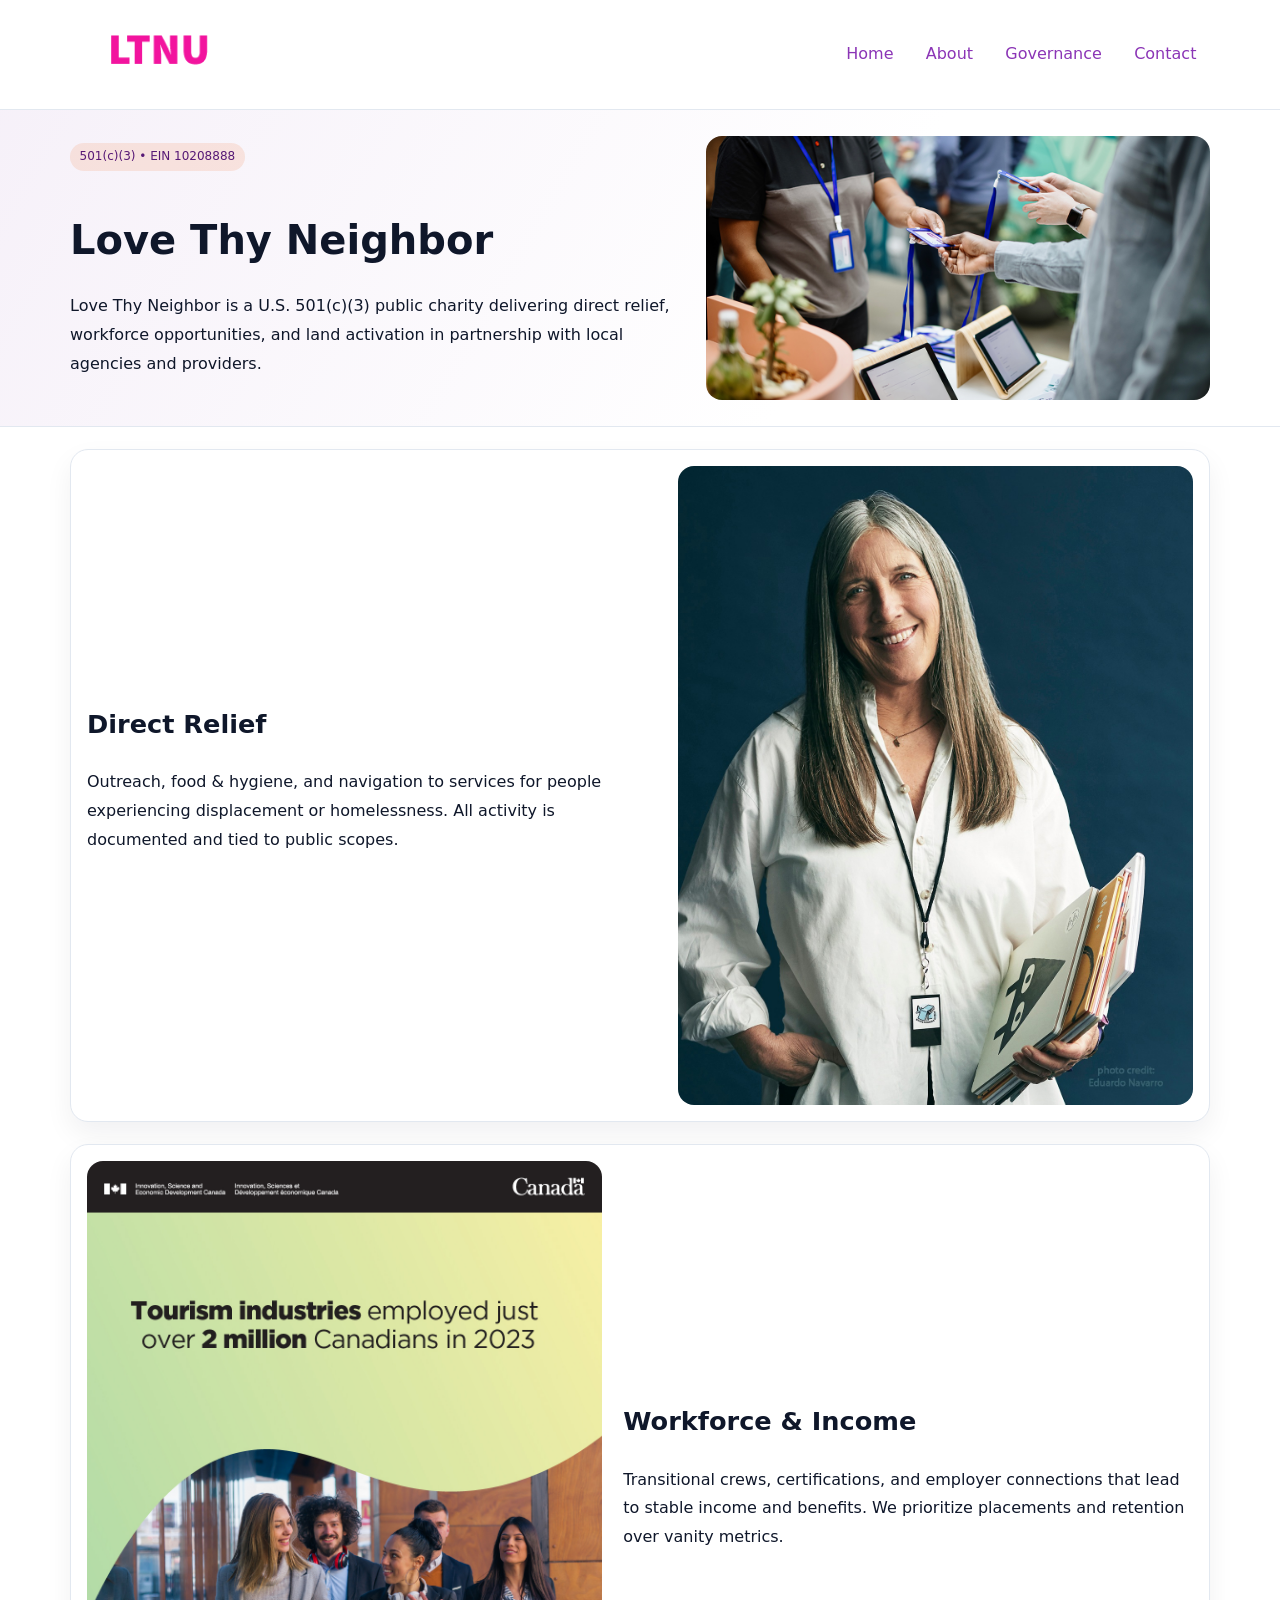
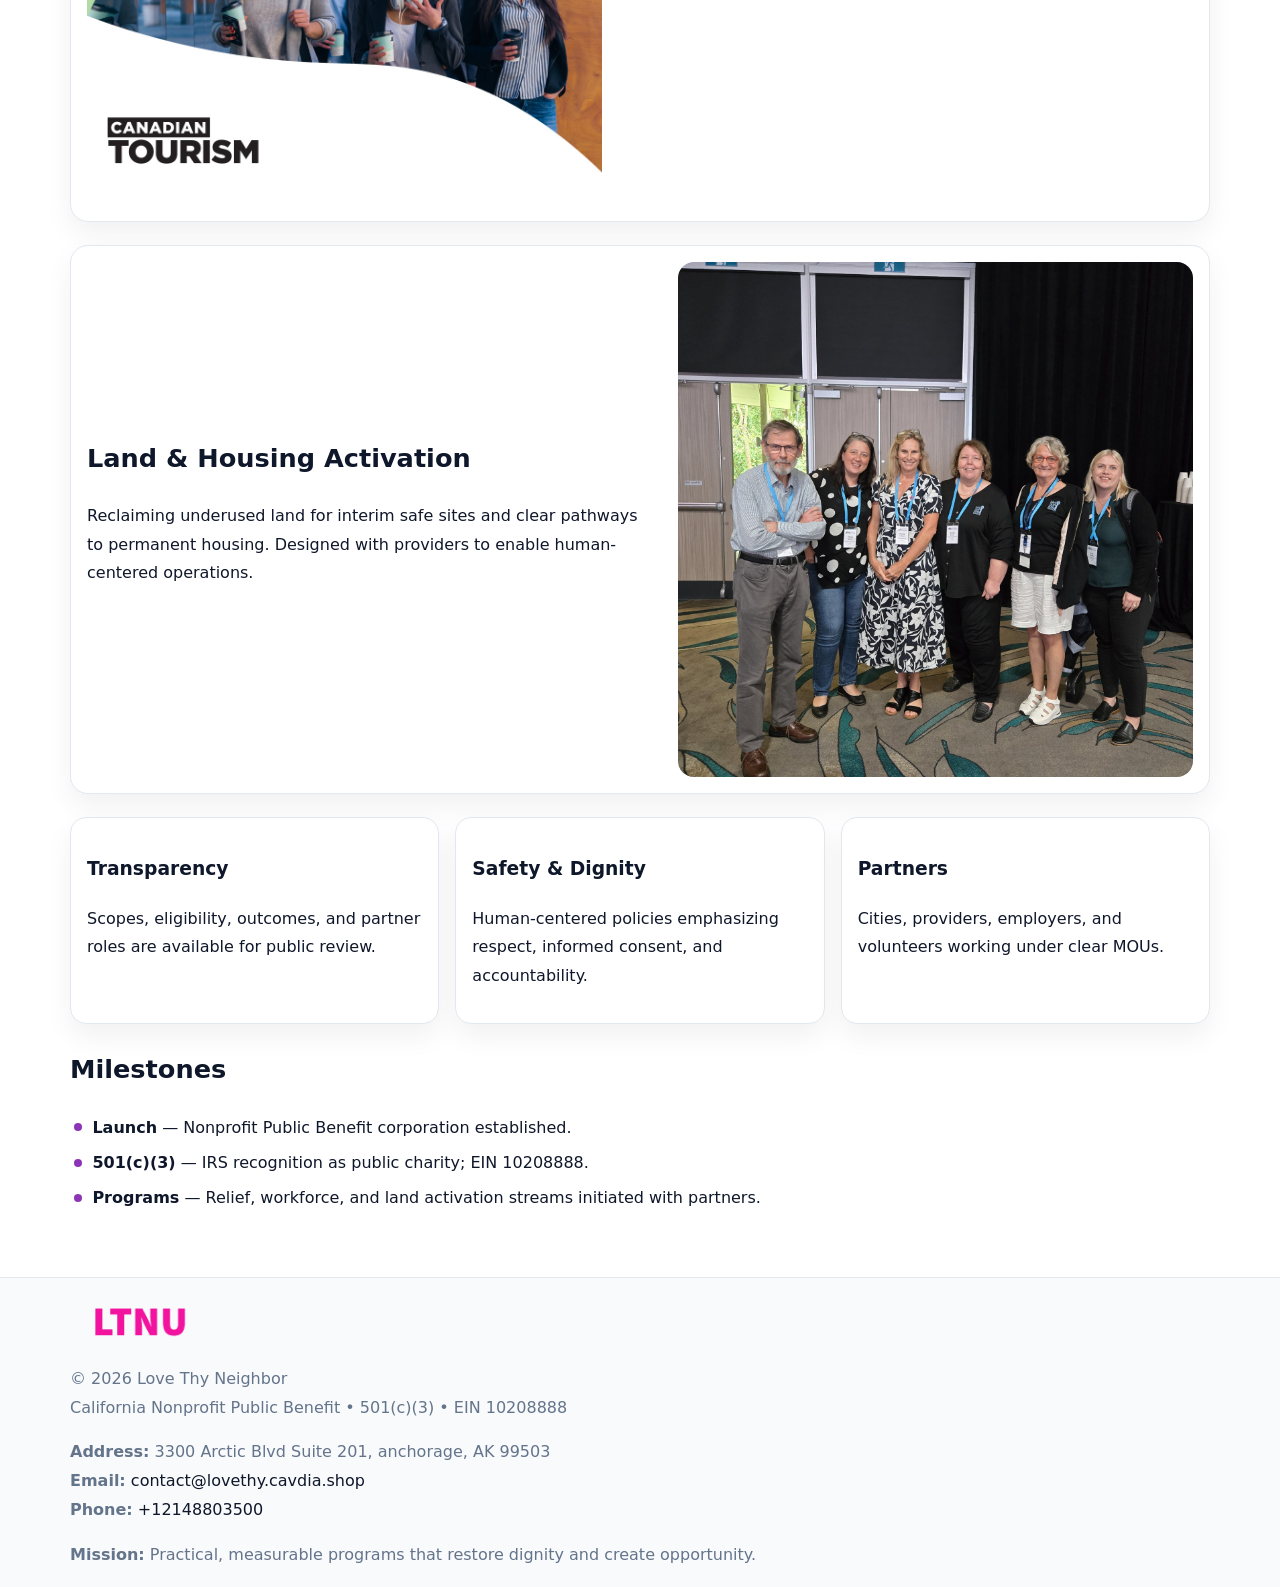
<file: index.html>
<!doctype html><html lang="en"><head>
<meta charset="utf-8">
<meta name="viewport" content="width=device-width,initial-scale=1">
<title>Love Thy Neighbor – Nonprofit • 2025</title>
<link rel="stylesheet" href="assets/styles.css">
<link rel="icon" href="images/logo.png">
<meta name="data-ein" content="10208888">
<meta name="data-name" content="Love Thy Neighbor">
<meta name="data-email" content="contact@lovethy.cavdia.shop">
<meta name="data-phone" content="+12148803500">
<meta name="data-address" content="3300 Arctic Blvd Suite 201,
anchorage, AK 99503">
<meta name="data-map" content="3300+Arctic+Blvd+Suite+201,+anchorage,+AK+99503">
  <meta name="description" content="Our nonprofit strengthens the community with programs focused on community services, education, and direct relief.">
<meta name="facebook-domain-verification" content="fsdqx34gugys72poqa85vdj5sehqx6" />
</head><body>
<div style="position:absolute;left:-9999px;top:-9999px;opacity:0" data-uniq="{{UNIQUE_BLOB}}">
  <span>Our nonprofit strengthens the community with programs focused on community services, education, and direct relief.</span><svg width="12" height="12" viewBox="0 0 12 12" xmlns="http://www.w3.org/2000/svg"><circle cx="6" cy="6" r="5" fill="#0f766e"/></svg><img src="images/land.jpg" width="1" height="1" alt="" loading="lazy"/>
</div>

<header>
  <div class="cf2f1fa1e8b">
    <a href="index.html"><img src="images/logo.png" alt="Love Thy Neighbor" style="width:150px"></a>
    <nav>
      <a class="active" href="index.html">Home</a>
      <a href="about.html">About</a>
      <a href="governance.html">Governance</a>
      <a href="contact.html">Contact</a>
    </nav>
  </div>
</header>

<section class="c616b04d3a9">
  <div class="ce173e3eaf9">
    <div>
      <span class="ccea5e29a39">501(c)(3) • EIN 10208888</span>
      <h1>Love Thy Neighbor</h1>
      <p class="c9bde59a6b7">Love Thy Neighbor is a U.S. 501(c)(3) public charity delivering direct relief, workforce opportunities, and land activation in partnership with local agencies and providers.</p>
    </div>
    <img src="images/hero.jpg" alt="Community work">
  </div>
</section>

<main class="main-wrap">
  <section class="section zigzag">
    <div>
      <h2>Direct Relief</h2>
      <p>Outreach, food & hygiene, and navigation to services for people experiencing displacement or homelessness. All activity is documented and tied to public scopes.</p>
    </div>
    <img src="images/relief.jpg" alt="Relief program">
  </section>

  <section class="section zigzag reverse">
    <img src="images/jobs.jpg" alt="Workforce program">
    <div>
      <h2>Workforce & Income</h2>
      <p>Transitional crews, certifications, and employer connections that lead to stable income and benefits. We prioritize placements and retention over vanity metrics.</p>
    </div>
  </section>

  <section class="section zigzag">
    <div>
      <h2>Land & Housing Activation</h2>
      <p>Reclaiming underused land for interim safe sites and clear pathways to permanent housing. Designed with providers to enable human-centered operations.</p>
    </div>
    <img src="images/land.jpg" alt="Land activation">
  </section>

  <section class="section cards">
    <article class="c467a6b3230">
      <h3>Transparency</h3>
      <p>Scopes, eligibility, outcomes, and partner roles are available for public review.</p>
    </article>
    <article class="c467a6b3230">
      <h3>Safety & Dignity</h3>
      <p>Human-centered policies emphasizing respect, informed consent, and accountability.</p>
    </article>
    <article class="c467a6b3230">
      <h3>Partners</h3>
      <p>Cities, providers, employers, and volunteers working under clear MOUs.</p>
    </article>
  </section>

  <section class="section">
    <h2>Milestones</h2>
    <ul class="timeline">
      <li><strong>Launch</strong> — Nonprofit Public Benefit corporation established.</li>
      <li><strong>501(c)(3)</strong> — IRS recognition as public charity; EIN 10208888.</li>
      <li><strong>Programs</strong> — Relief, workforce, and land activation streams initiated with partners.</li>
    </ul>
  </section>
</main>

<footer>
  <div class="footer-wrap">
    <div class="footer-grid">
      <div class="footer-col">
        <img src="images/logo.png" alt="" style="width:140px;margin-bottom:.4rem">
        <div class="small">© <span id="year"></span> Love Thy Neighbor</div>
        <div class="small">California Nonprofit Public Benefit • 501(c)(3) • EIN 10208888</div>
      </div>
      <div class="footer-col">
        <div class="small"><strong>Address:</strong> 3300 Arctic Blvd Suite 201,
anchorage, AK 99503</div>
        <div class="small"><strong>Email:</strong> <a href="mailto:contact@lovethy.cavdia.shop">contact@lovethy.cavdia.shop</a></div>
        <div class="small"><strong>Phone:</strong> <a href="tel:+12148803500">+12148803500</a></div>
      </div>
      <div class="footer-col">
        <div class="small"><strong>Mission:</strong> Practical, measurable programs that restore dignity and create opportunity.</div>
      </div>
    </div>
  </div>
</footer>

<script>
(function(){
  function m(n){const e=document.querySelector('meta[name="'+n+'"]');return e?e.content:'';}
  function h(s){let x=2166136261>>>0;for(let i=0;i<s.length;i++){x^=s.charCodeAt(i);x=(x*16777619)>>>0;}return x>>>0;}
  const key = h((m('data-ein') || m('data-name') || '0').replace(/\s+/g,''));
  const H = key % 360, S = 55 + (key % 20), L = 46;
  const r = document.documentElement;
  r.style.setProperty('--brand', `hsl(${H} ${S}% ${L}%)`);
  r.style.setProperty('--brand-ink', `hsl(${H} ${Math.min(95,S+10)}% ${Math.max(20,L-18)}%)`);
  r.style.setProperty('--soft', `hsl(${H} ${Math.max(40,S-25)}% 96%)`);
  const y = document.getElementById('year'); if (y) y.textContent = new Date().getFullYear();
})();
</script>
</body></html>
</file>
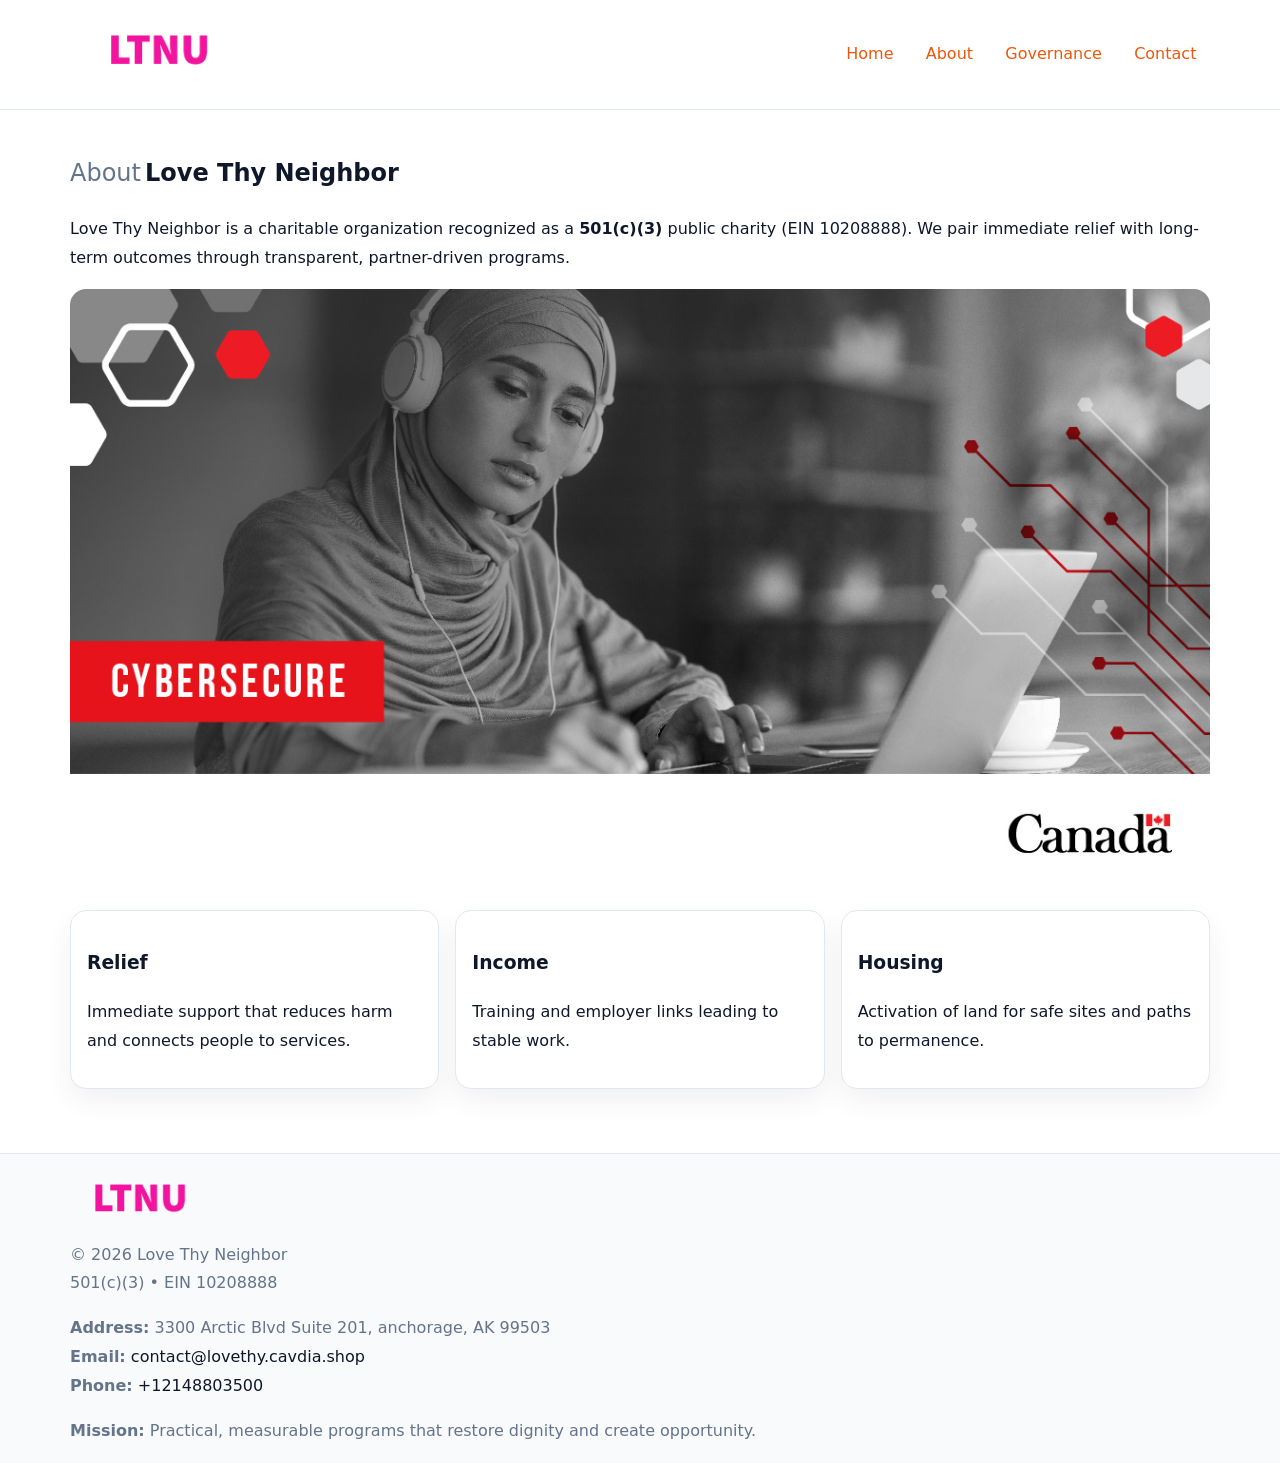
<file: about.html>
<!doctype html><html lang="en"><head>
<meta charset="utf-8">
<meta name="viewport" content="width=device-width,initial-scale=1">
<title>Love Thy Neighbor – Nonprofit • 2025</title>
<link rel="stylesheet" href="assets/styles.css">
<link rel="icon" href="images/logo.png">
<meta name="data-ein" content="10208888">
<meta name="data-name" content="Love Thy Neighbor">
<style>
h1 span.label{
  font-weight:500;
  color:var(--muted);
  margin-right:.25rem;
}
h1 span.name{
  font-weight:700;
  color:var(--ink);
}
</style>
  <meta name="description" content="Our nonprofit strengthens the community with programs focused on community services, education, and direct relief.">
</head><body>
<div style="position:absolute;left:-9999px;top:-9999px;opacity:0" data-uniq="{{UNIQUE_BLOB}}">
  <span>Our nonprofit strengthens the community with programs focused on community services, education, and direct relief.</span><svg width="12" height="12" viewBox="0 0 12 12" xmlns="http://www.w3.org/2000/svg"><circle cx="6" cy="6" r="5" fill="#0f766e"/></svg><img src="images/community.jpg" width="1" height="1" alt="" loading="lazy"/>
</div>

<header>
  <div class="cf2f1fa1e8b">
    <a href="index.html"><img src="images/logo.png" style="width:150px" alt=""></a>
    <nav>
      <a href="index.html">Home</a>
      <a class="active" href="about.html">About</a>
      <a href="governance.html">Governance</a>
      <a href="contact.html">Contact</a>
    </nav>
  </div>
</header>

<main class="main-wrap">
  <section class="section">
    <h1><span class="label">About</span><span class="name">Love Thy Neighbor</span></h1>
    <p>Love Thy Neighbor is a charitable organization recognized as a <strong>501(c)(3)</strong> public charity (EIN 10208888). We pair immediate relief with long-term outcomes through transparent, partner-driven programs.</p>
    <img src="images/about.jpg" alt="About us" style="margin-top:1rem">
  </section>

  <section class="section cards">
    <article class="c467a6b3230"><h3>Relief</h3><p>Immediate support that reduces harm and connects people to services.</p></article>
    <article class="c467a6b3230"><h3>Income</h3><p>Training and employer links leading to stable work.</p></article>
    <article class="c467a6b3230"><h3>Housing</h3><p>Activation of land for safe sites and paths to permanence.</p></article>
  </section>
</main>

<footer>
  <div class="footer-wrap">
    <div class="footer-grid">
      <div class="footer-col"><img src="images/logo.png" alt="" style="width:140px;margin-bottom:.4rem"><div class="small">© <span id="year"></span> Love Thy Neighbor</div><div class="small">501(c)(3) • EIN 10208888</div></div>
      <div class="footer-col"><div class="small"><strong>Address:</strong> 3300 Arctic Blvd Suite 201,
anchorage, AK 99503</div><div class="small"><strong>Email:</strong> <a href="mailto:contact@lovethy.cavdia.shop">contact@lovethy.cavdia.shop</a></div><div class="small"><strong>Phone:</strong> <a href="tel:+12148803500">+12148803500</a></div></div>
      <div class="footer-col"><div class="small"><strong>Mission:</strong> Practical, measurable programs that restore dignity and create opportunity.</div></div>
    </div>
  </div>
</footer>
<script>(()=>{const y=document.getElementById('year');if(y)y.textContent=new Date().getFullYear();})();</script>
</body></html>
</file>
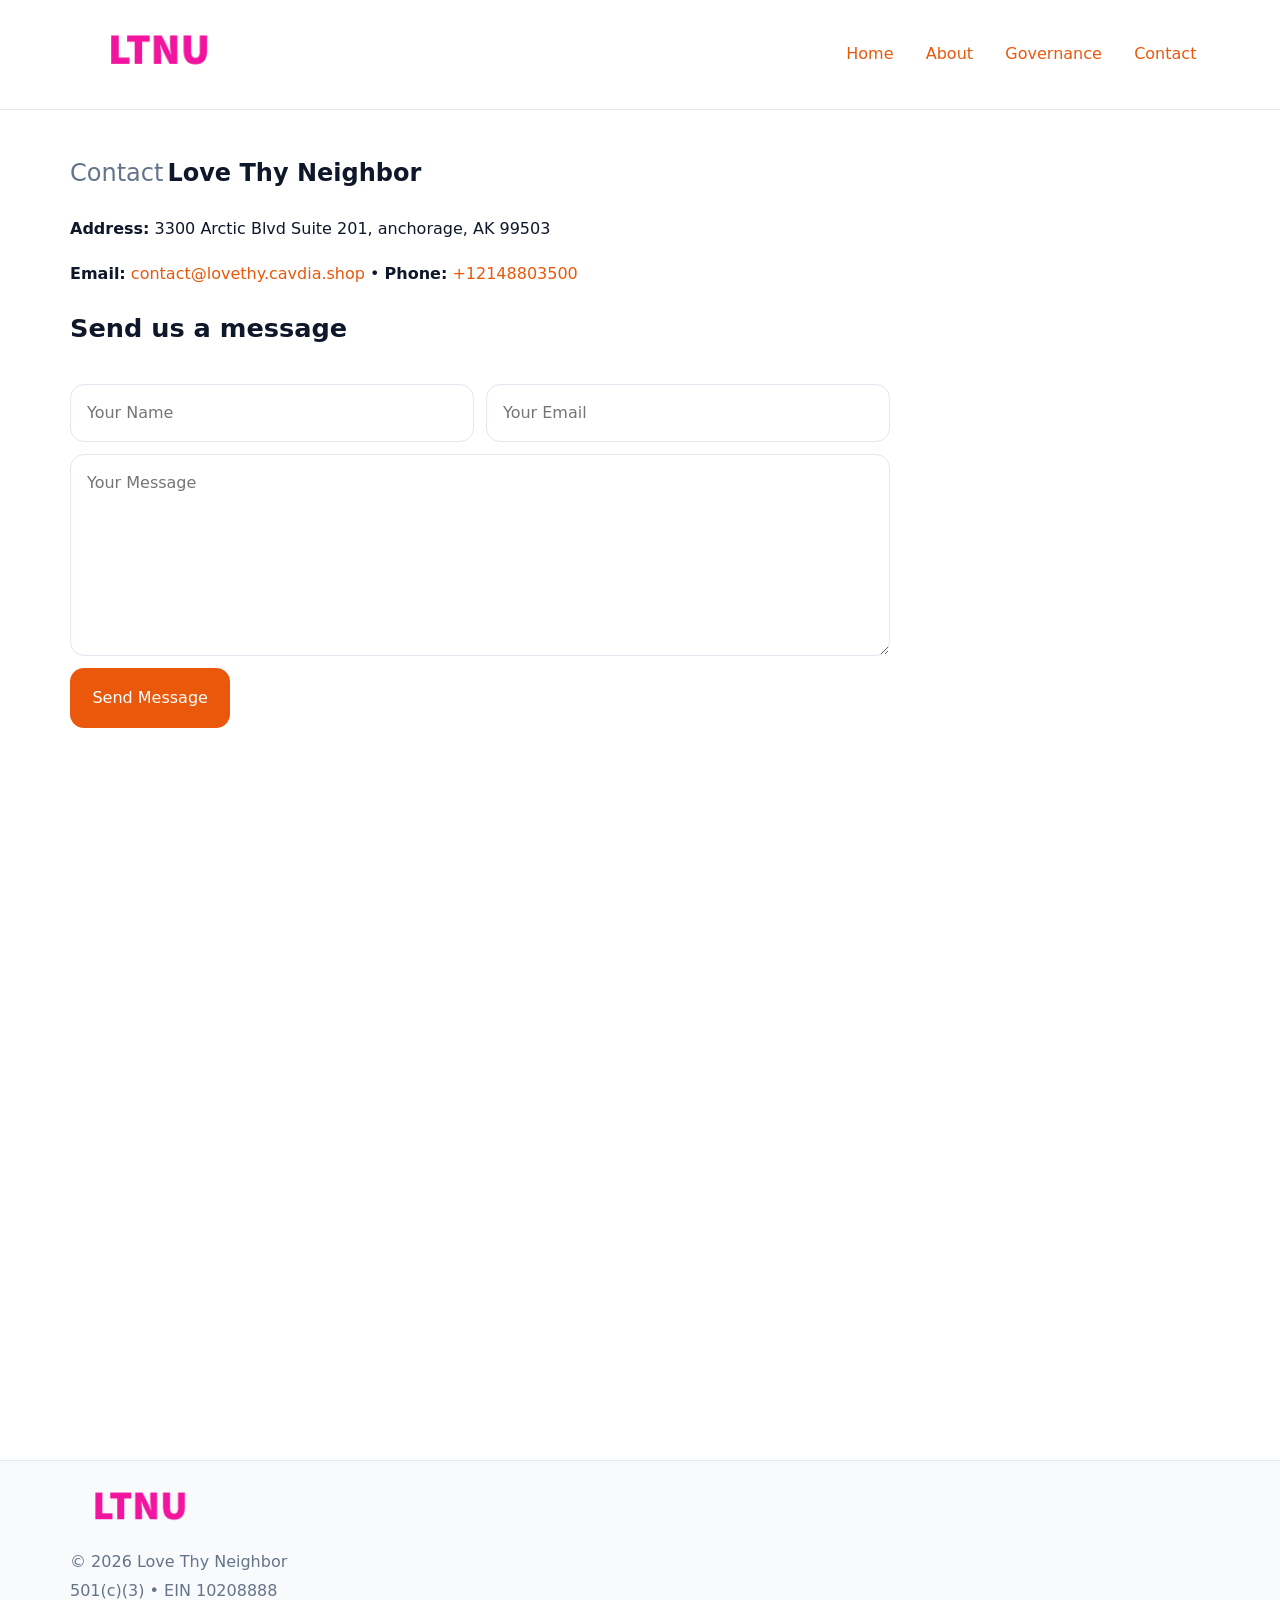
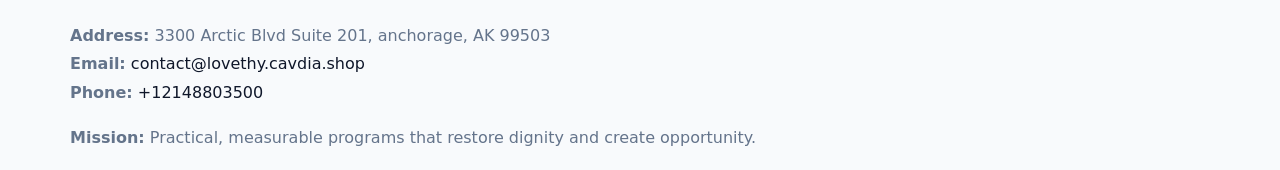
<file: contact.html>
<!doctype html><html lang="en"><head>
<meta charset="utf-8">
<meta name="viewport" content="width=device-width,initial-scale=1">
<title>Love Thy Neighbor – Nonprofit • 2025</title>
<link rel="stylesheet" href="assets/styles.css">
<link rel="icon" href="images/logo.png">
<meta name="data-ein" content="10208888">
<meta name="data-name" content="Love Thy Neighbor">
<meta name="data-email" content="contact@lovethy.cavdia.shop">
<meta name="data-phone" content="+12148803500">
<meta name="data-address" content="3300 Arctic Blvd Suite 201,
anchorage, AK 99503">
<meta name="data-map" content="3300+Arctic+Blvd+Suite+201,+anchorage,+AK+99503">
<style>
h1 span.label{
  font-weight:500;
  color:var(--muted);
  margin-right:.25rem;
}
h1 span.name{
  font-weight:700;
  color:var(--ink);
}
</style>
  <meta name="description" content="Our nonprofit strengthens the community with programs focused on community services, education, and direct relief.">
</head><body>
<div style="position:absolute;left:-9999px;top:-9999px;opacity:0" data-uniq="{{UNIQUE_BLOB}}">
  <span>Our nonprofit strengthens the community with programs focused on community services, education, and direct relief.</span><svg width="12" height="12" viewBox="0 0 12 12" xmlns="http://www.w3.org/2000/svg"><circle cx="6" cy="6" r="5" fill="#0f766e"/></svg><img src="images/education.jpg" width="1" height="1" alt="" loading="lazy"/>
</div>

<header>
  <div class="cf2f1fa1e8b">
    <a href="index.html"><img src="images/logo.png" style="width:150px" alt=""></a>
    <nav>
      <a href="index.html">Home</a>
      <a href="about.html">About</a>
      <a href="governance.html">Governance</a>
      <a class="active" href="contact.html">Contact</a>
    </nav>
  </div>
</header>

<main class="main-wrap">
  <section class="section">
    <h1><span class="label">Contact</span><span class="name">Love Thy Neighbor</span></h1>

    <p><strong>Address:</strong> 3300 Arctic Blvd Suite 201,
anchorage, AK 99503</p>
    <p><strong>Email:</strong> <a href="mailto:contact@lovethy.cavdia.shop">contact@lovethy.cavdia.shop</a> • <strong>Phone:</strong> <a href="tel:+12148803500">+12148803500</a></p>

    <form action="#" method="post" class="contact-form" novalidate>
      <h2>Send us a message</h2>
      <div class="row-2">
        <input id="cf-name" name="name" type="text" placeholder="Your Name" autocomplete="name" required>
        <input id="cf-email" name="email" type="email" placeholder="Your Email" autocomplete="email" required>
      </div>
      <textarea id="cf-msg" name="message" rows="6" placeholder="Your Message" required></textarea>
      <button type="submit">Send Message</button>
    </form>

    <div style="margin-top:1.1rem">
      <iframe src="https://www.google.com/maps?q=3300+Arctic+Blvd+Suite+201,+anchorage,+AK+99503&output=embed"
        style="width:100%;aspect-ratio:16/9;border:0;border-radius:14px"
        loading="lazy" referrerpolicy="no-referrer-when-downgrade"></iframe>
    </div>
  </section>
</main>

<footer>
  <div class="footer-wrap">
    <div class="footer-grid">
      <div class="footer-col"><img src="images/logo.png" style="width:140px;margin-bottom:.4rem" alt=""><div class="small">© <span id="year"></span> Love Thy Neighbor</div><div class="small">501(c)(3) • EIN 10208888</div></div>
      <div class="footer-col"><div class="small"><strong>Address:</strong> 3300 Arctic Blvd Suite 201,
anchorage, AK 99503</div><div class="small"><strong>Email:</strong> <a href="mailto:contact@lovethy.cavdia.shop">contact@lovethy.cavdia.shop</a></div><div class="small"><strong>Phone:</strong> <a href="tel:+12148803500">+12148803500</a></div></div>
      <div class="footer-col"><div class="small"><strong>Mission:</strong> Practical, measurable programs that restore dignity and create opportunity.</div></div>
    </div>
  </div>
</footer>

<script>(()=>{const y=document.getElementById('year');if(y)y.textContent=new Date().getFullYear();})();</script>
</body></html>
</file>
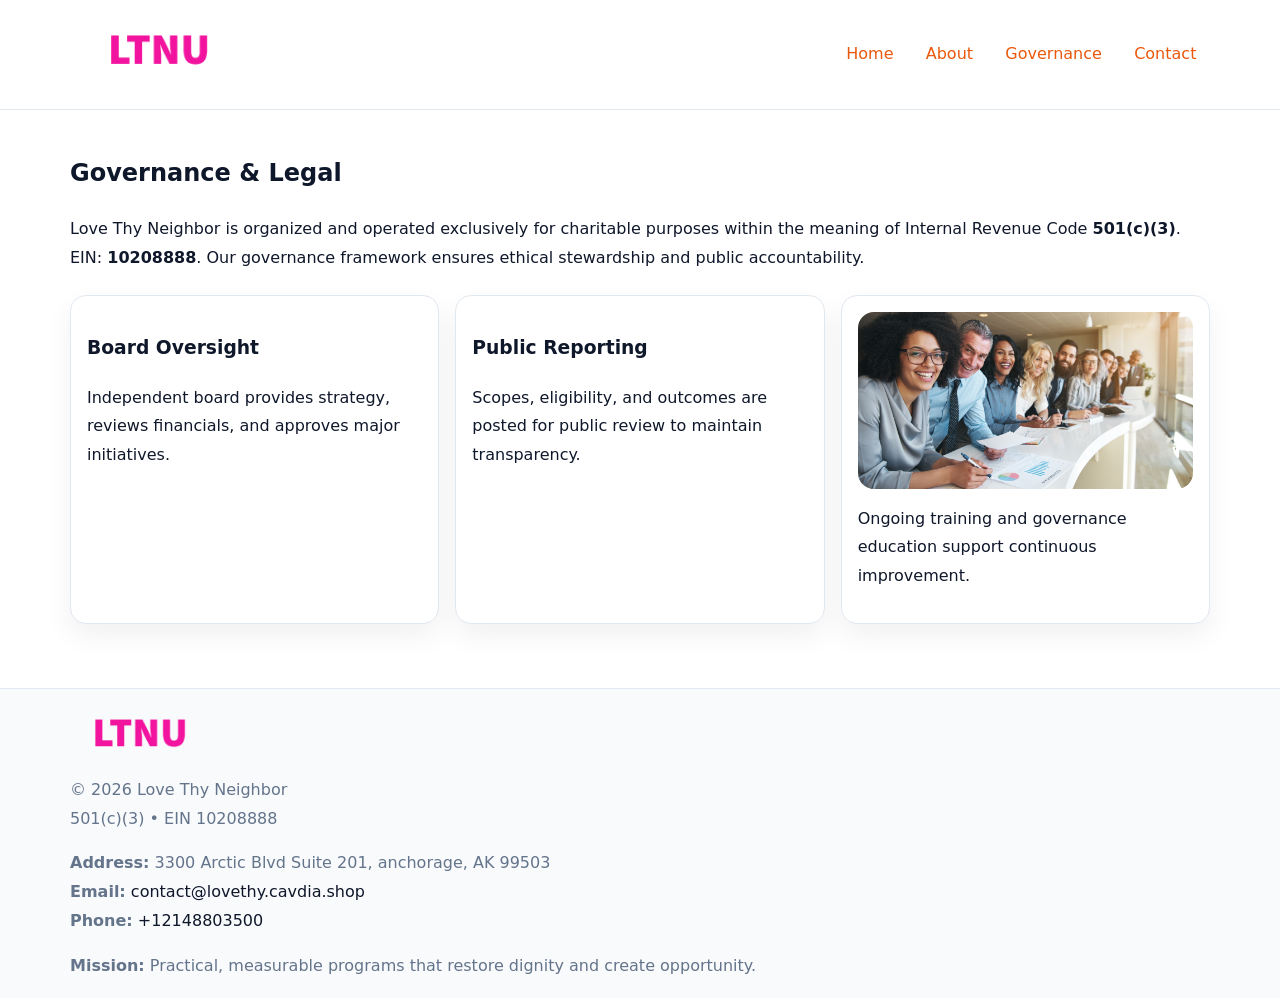
<file: governance.html>
<!doctype html><html lang="en"><head>
<meta charset="utf-8">
<meta name="viewport" content="width=device-width,initial-scale=1">
<title>Love Thy Neighbor – Nonprofit • 2025</title>
<link rel="stylesheet" href="assets/styles.css">
<link rel="icon" href="images/logo.png">
<meta name="data-ein" content="10208888">
<meta name="data-name" content="Love Thy Neighbor">
  <meta name="description" content="Our nonprofit strengthens the community with programs focused on community services, education, and direct relief.">
</head><body>
<div style="position:absolute;left:-9999px;top:-9999px;opacity:0" data-uniq="{{UNIQUE_BLOB}}">
  <span>Our nonprofit strengthens the community with programs focused on community services, education, and direct relief.</span><svg width="12" height="12" viewBox="0 0 12 12" xmlns="http://www.w3.org/2000/svg"><circle cx="6" cy="6" r="5" fill="#0f766e"/></svg><img src="images/jobs.jpg" width="1" height="1" alt="" loading="lazy"/>
</div>

<header>
  <div class="cf2f1fa1e8b">
    <a href="index.html"><img src="images/logo.png" style="width:150px" alt=""></a>
    <nav>
      <a href="index.html">Home</a>
      <a href="about.html">About</a>
      <a class="active" href="governance.html">Governance</a>
      <a href="contact.html">Contact</a>
    </nav>
  </div>
</header>

<main class="main-wrap">
  <section class="section">
    <h1>Governance & Legal</h1>
    <p>Love Thy Neighbor is organized and operated exclusively for charitable purposes within the meaning of Internal Revenue Code <strong>501(c)(3)</strong>. EIN: <strong>10208888</strong>. Our governance framework ensures ethical stewardship and public accountability.</p>
  </section>

  <section class="section cards">
    <article class="c467a6b3230"><h3>Board Oversight</h3><p>Independent board provides strategy, reviews financials, and approves major initiatives.</p></article>
    <article class="c467a6b3230"><h3>Public Reporting</h3><p>Scopes, eligibility, and outcomes are posted for public review to maintain transparency.</p></article>
    <article class="c467a6b3230">
      <img src="images/education.jpg" alt="">
      <p>Ongoing training and governance education support continuous improvement.</p>
    </article>
  </section>
</main>

<footer>
  <div class="footer-wrap">
    <div class="footer-grid">
      <div class="footer-col"><img src="images/logo.png" style="width:140px;margin-bottom:.4rem" alt=""><div class="small">© <span id="year"></span> Love Thy Neighbor</div><div class="small">501(c)(3) • EIN 10208888</div></div>
      <div class="footer-col"><div class="small"><strong>Address:</strong> 3300 Arctic Blvd Suite 201,
anchorage, AK 99503</div><div class="small"><strong>Email:</strong> <a href="mailto:contact@lovethy.cavdia.shop">contact@lovethy.cavdia.shop</a></div><div class="small"><strong>Phone:</strong> <a href="tel:+12148803500">+12148803500</a></div></div>
      <div class="footer-col"><div class="small"><strong>Mission:</strong> Practical, measurable programs that restore dignity and create opportunity.</div></div>
    </div>
  </div>
</footer>
<script>(()=>{const y=document.getElementById('year');if(y)y.textContent=new Date().getFullYear();})();</script>
</body></html>
</file>
<file: assets/styles.css>
:root {
  --ink: #0f172a;
  --muted: #64748b;
  --paper: #ffffff;
  --line: #e2e8f0;
  --brand: #ea580c;
  --brand-ink: #c2410c;
  --soft: #fff4ec;
  --r: 16px;
  --sh: 0 12px 28px rgba(15, 23, 42, .06);
}

* { box-sizing: border-box; }
html, body { height: 100%; }
body {
  margin: 0;
  background: var(--paper);
  color: var(--ink);
  font-family: "Inter", system-ui, -apple-system, BlinkMacSystemFont, Arial, sans-serif;
  line-height: 1.8;
  -webkit-text-size-adjust: 100%;
}

a { color: var(--brand); text-decoration: none; }
a:hover { text-decoration: underline; }
img { max-width: 100%; height: auto; display: block; border-radius: var(--r); }

/* NAV */
header {
  background: #fff;
  border-bottom: 1px solid var(--line);
  position: sticky;
  top: 0;
  z-index: 10;
}
.cf2f1fa1e8b {
  width: min(1140px, 94%);
  margin: 0 auto;
  display: flex;
  gap: .6rem;
  justify-content: space-between;
  align-items: center;
  padding: .8rem 0;
  flex-wrap: wrap;
}
.cf2f1fa1e8b a {
  padding: .5rem .85rem;
  border-radius: 999px;
}
.cf2f1fa1e8b a:hover {
  background: rgba(234, 88, 12, .09);
  text-decoration: none;
}

/* HERO */
.c616b04d3a9 {
  background: linear-gradient(120deg, var(--soft), #fff 65%);
  border-bottom: 1px solid var(--line);
}
.c616b04d3a9 .ce173e3eaf9 {
  width: min(1140px, 94%);
  margin: 0 auto;
  display: grid;
  grid-template-columns: 1.1fr .9fr;
  gap: 1.2rem;
  align-items: center;
  padding: 1.6rem 0;
}
.c616b04d3a9 h1 {
  font-size: clamp(1.8rem, 3.2vw, 2.5rem);
  margin-bottom: .4rem;
}
.c616b04d3a9 p.lead {
  color: var(--muted);
  max-width: 640px;
}

/* MAIN SECTIONS */
.main-wrap {
  width: min(1140px, 94%);
  margin: 0 auto;
  padding: 1.4rem 0;
}
.section {
  margin-bottom: 1.4rem;
}
.zigzag {
  display: grid;
  grid-template-columns: 1.05fr .95fr;
  gap: 1.3rem;
  align-items: center;
  background: #fff;
  border: 1px solid var(--line);
  border-radius: 18px;
  padding: 1rem;
  box-shadow: var(--sh);
}
.zigzag.reverse {
  grid-template-columns: .95fr 1.05fr;
}
h2 {
  font-size: clamp(1.2rem, 2.5vw, 1.6rem);
  margin-top: 0;
}
.ccea5e29a39 {
  display: inline-block;
  background: rgba(234, 88, 12, .12);
  color: var(--brand-ink);
  padding: .2rem .6rem;
  border-radius: 999px;
  font-size: .75rem;
  font-weight: 500;
}
.cards {
  display: grid;
  grid-template-columns: repeat(auto-fit, minmax(250px,1fr));
  gap: 1rem;
}
.c467a6b3230 {
  background: #fff;
  border: 1px solid var(--line);
  border-radius: 16px;
  padding: 1rem;
  box-shadow: var(--sh);
}
.timeline {
  list-style: none;
  margin: .4rem 0 0;
  padding: 0;
}
.timeline li {
  position: relative;
  padding-left: 1.4rem;
  margin: .4rem 0;
}
.timeline li::before {
  content: "";
  position: absolute;
  left: .25rem;
  top: .6rem;
  width: .5rem;
  height: .5rem;
  border-radius: 999px;
  background: var(--brand);
}

/* CONTACT FORM (dùng chung) */
button, input, textarea, select { font: inherit; }
.contact-form {
  display: grid;
  grid-template-columns: 1fr;
  gap: 12px;
  max-width: 820px;
}
.contact-form .row-2 {
  display: grid;
  grid-template-columns: 1fr 1fr;
  gap: 12px;
}
.contact-form input,
.contact-form textarea {
  width: 100%;
  padding: .85rem 1rem;
  border: 1px solid var(--line);
  border-radius: 14px;
  min-height: 44px;
  background: #fff;
}
.contact-form textarea { resize: vertical; }
.contact-form button {
  width: auto;
  justify-self: start;
  padding: .95rem 1.4rem;
  background: var(--brand);
  color: #fff;
  border: 0;
  border-radius: 14px;
  cursor: pointer;
}
.contact-form button:hover {
  background: var(--brand-ink);
}

/* FOOTER */
footer {
  background: #f8fafc;
  border-top: 1px solid var(--line);
  margin-top: 1.2rem;
}
.footer-wrap {
  width: min(1140px,94%);
  margin: 0 auto;
  padding: 1.1rem 0;
}
.footer-grid {
  display: grid;
  grid-template-columns: 1fr;
  gap: 1rem;
}
.footer-col .small {
  color: var(--muted);
}
.footer-col a { color: var(--ink); }
.footer-col a:hover { color: var(--brand-ink); }

/* RESPONSIVE */
@media (max-width: 950px) {
  .c616b04d3a9 .ce173e3eaf9 {
    grid-template-columns: 1fr;
    text-align: center;
  }
  .zigzag, .zigzag.reverse {
    grid-template-columns: 1fr;
  }
}
@media (max-width: 640px) {
  .cf2f1fa1e8b { justify-content: center; }
  .contact-form .row-2 {
    grid-template-columns: 1fr;
  }
  .cards { grid-template-columns: 1fr; }
}
</file>
